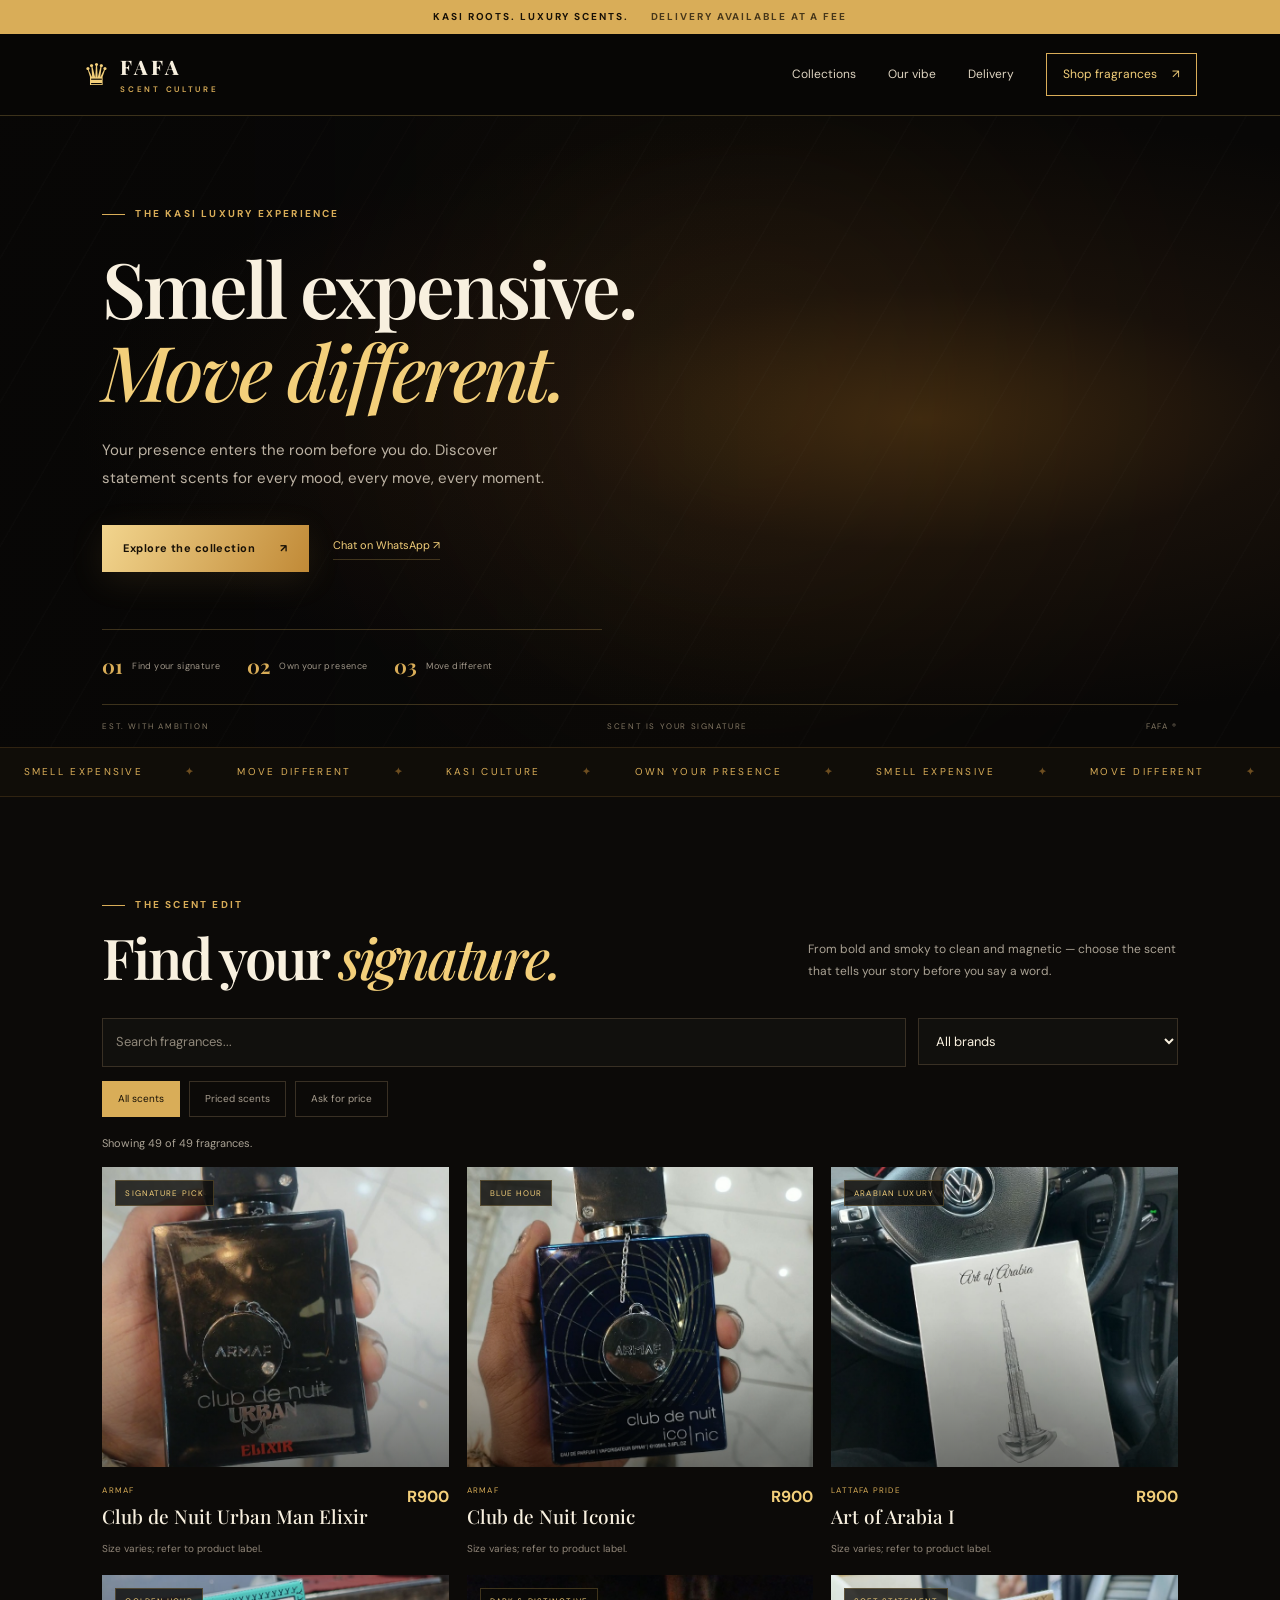
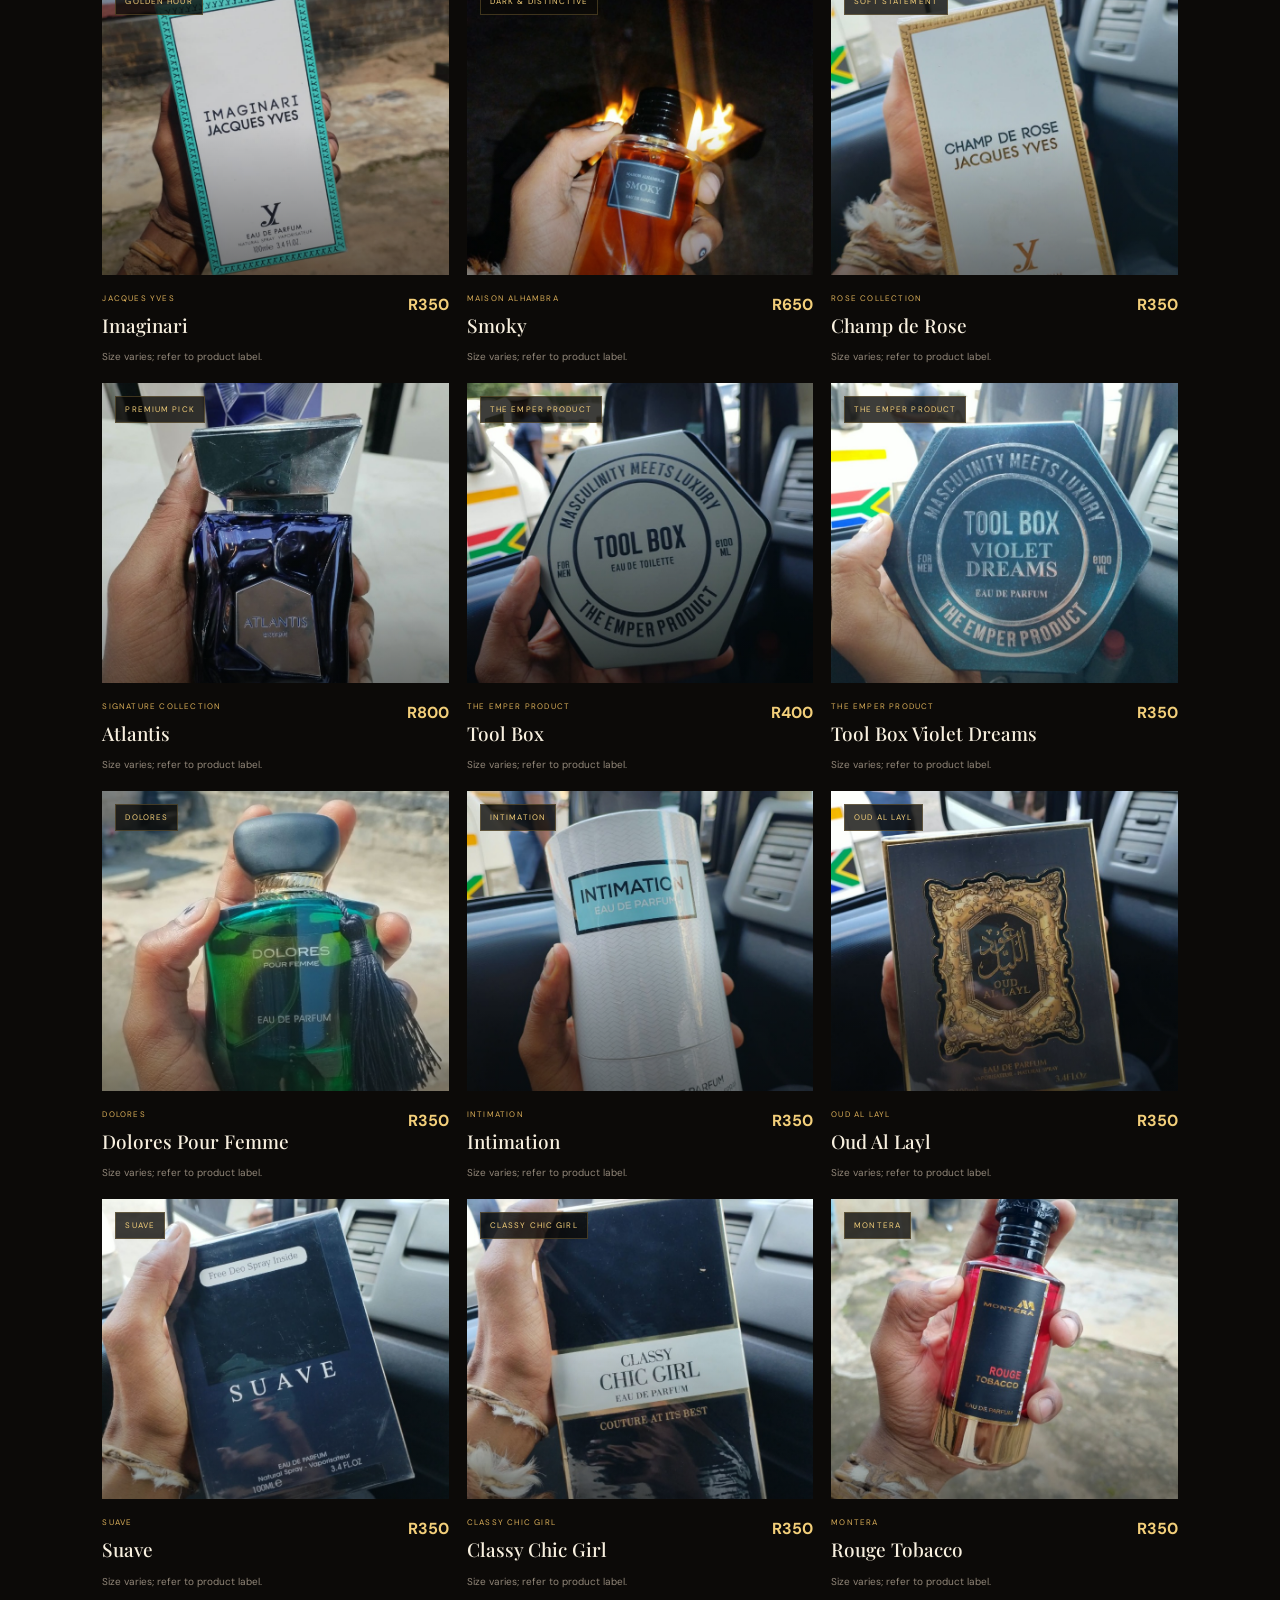
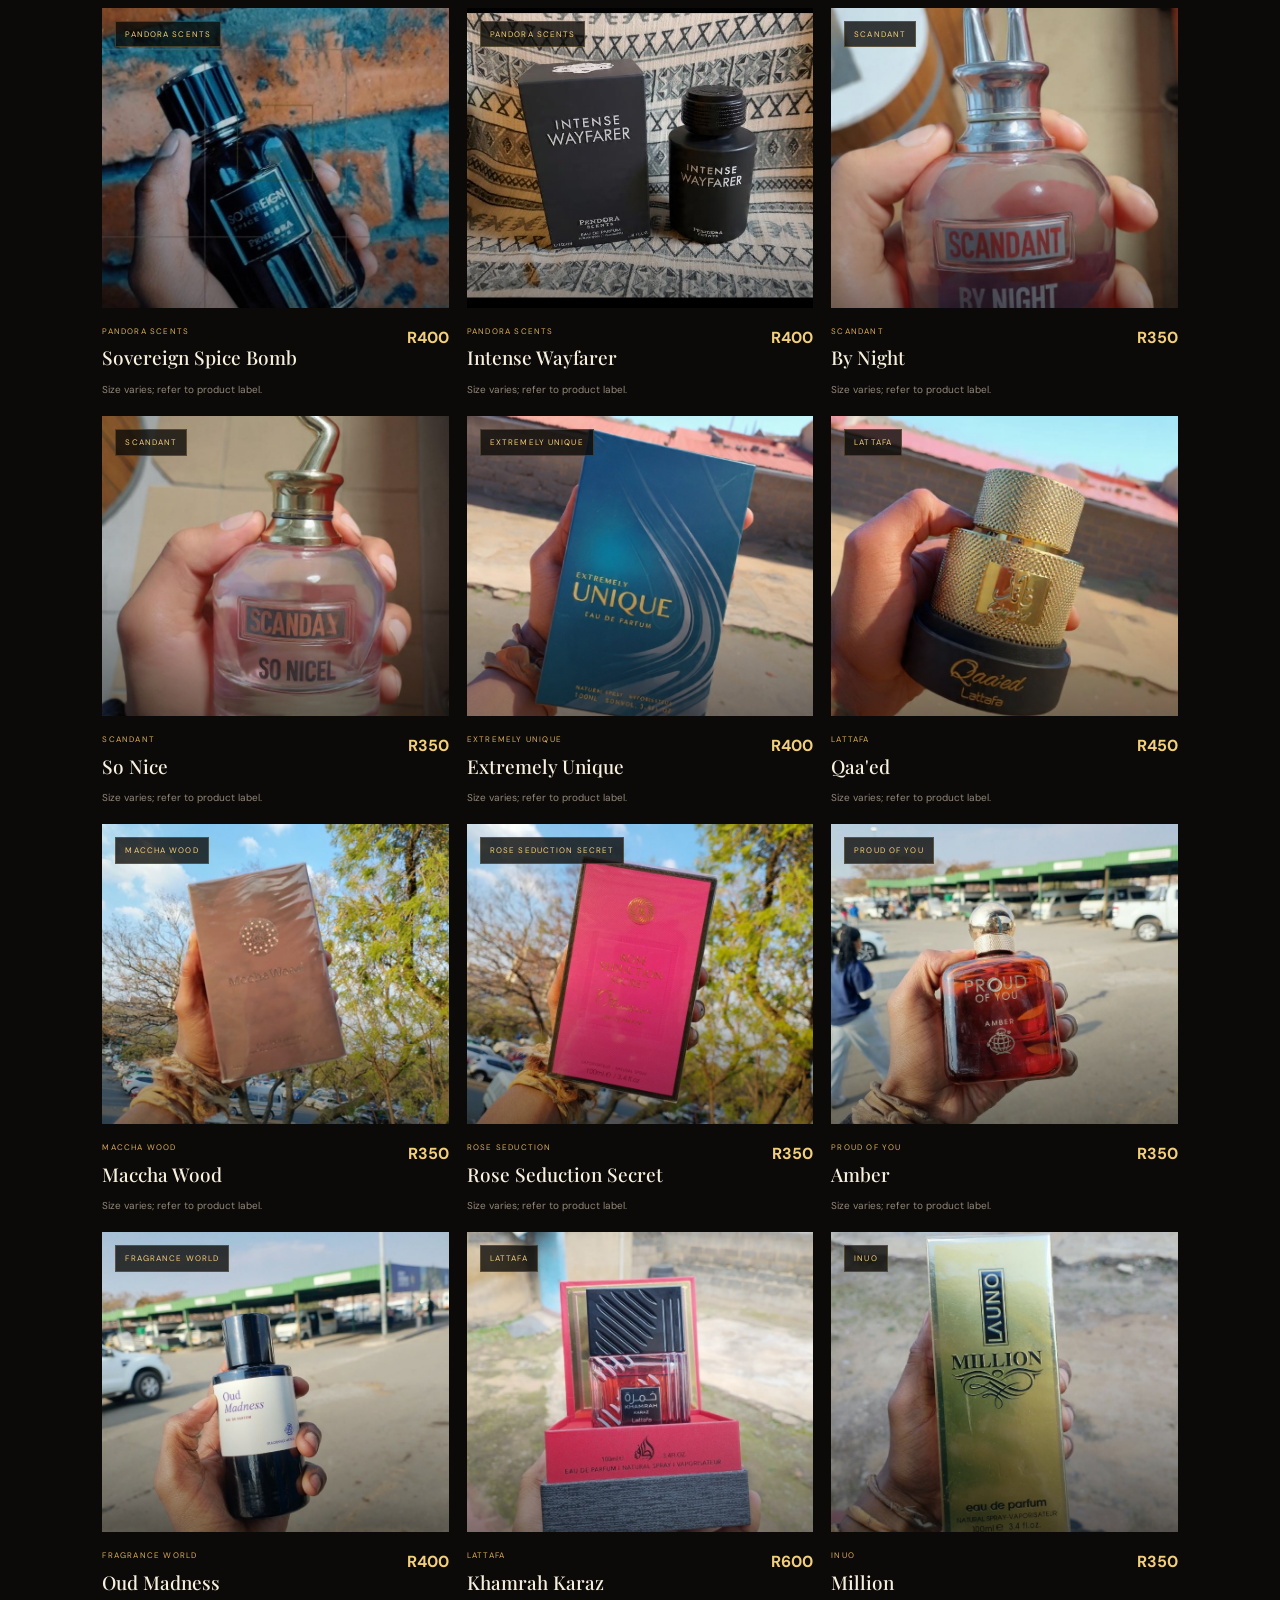
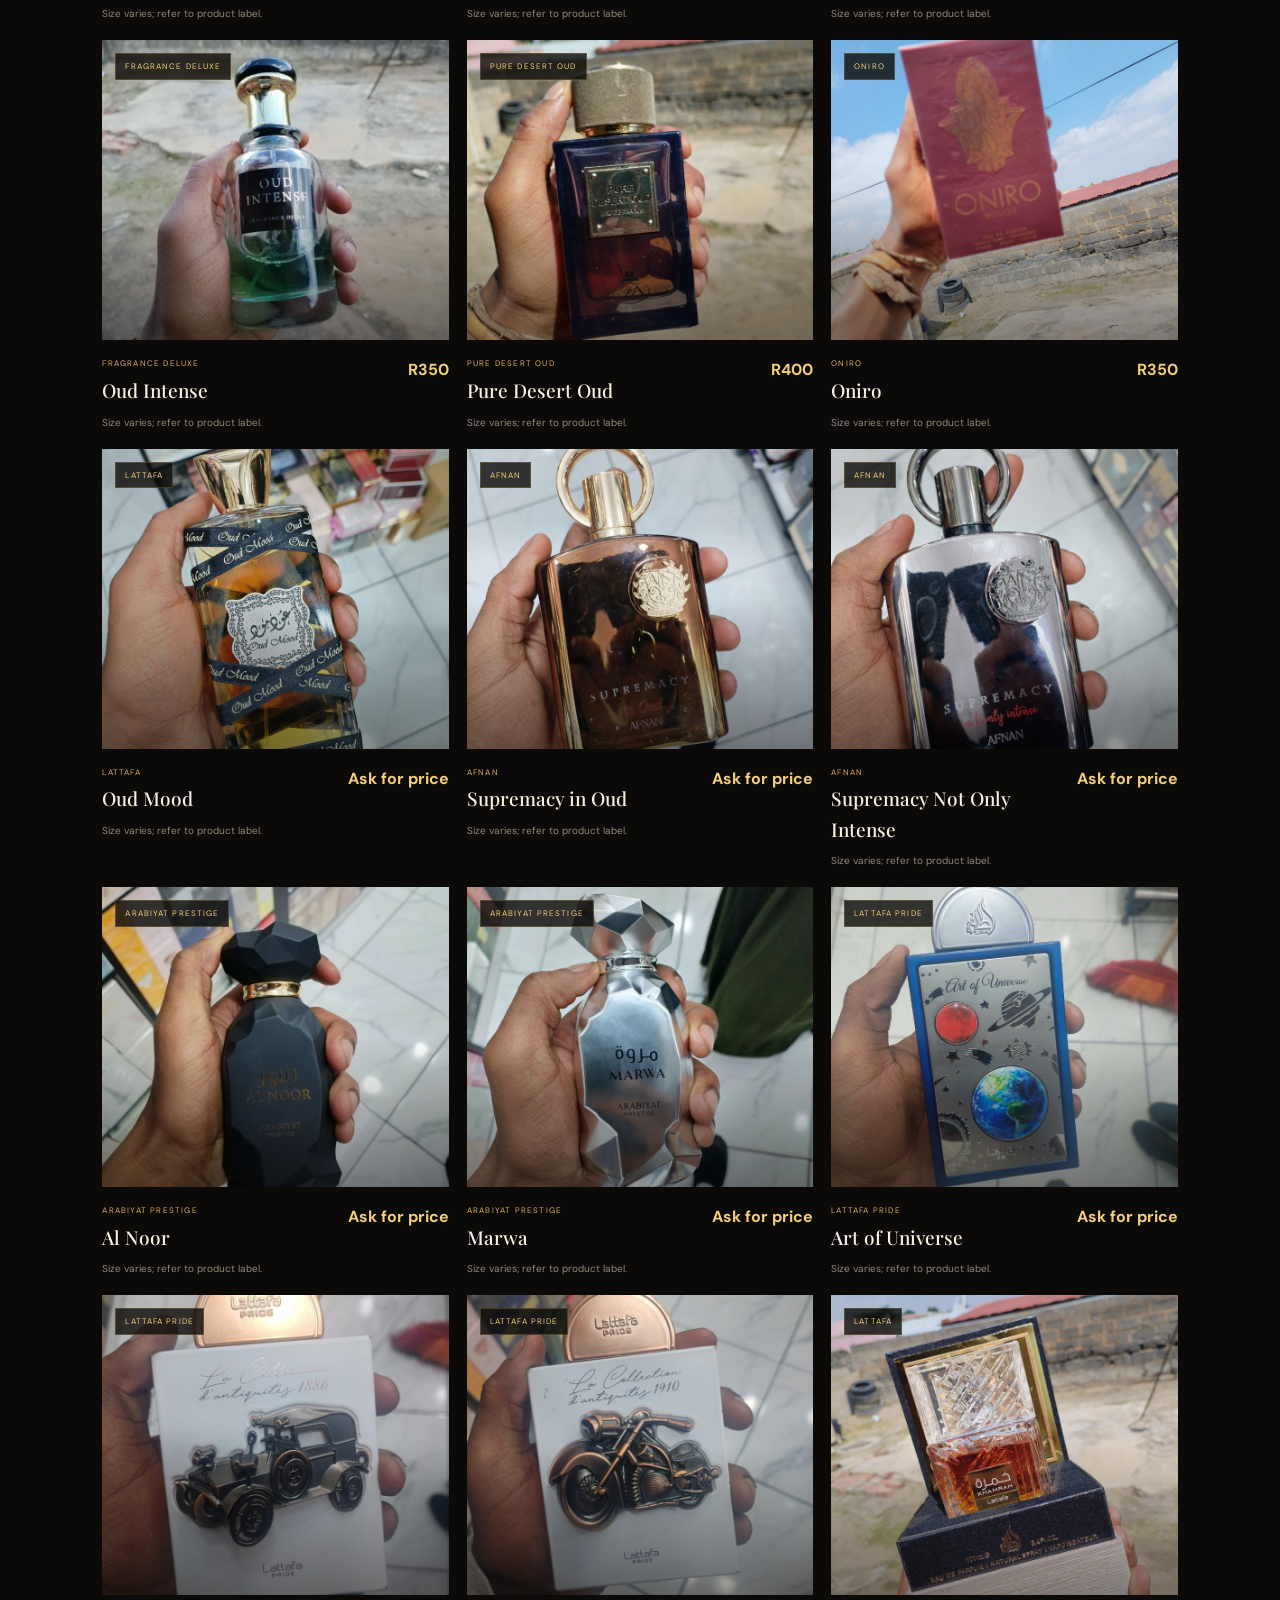
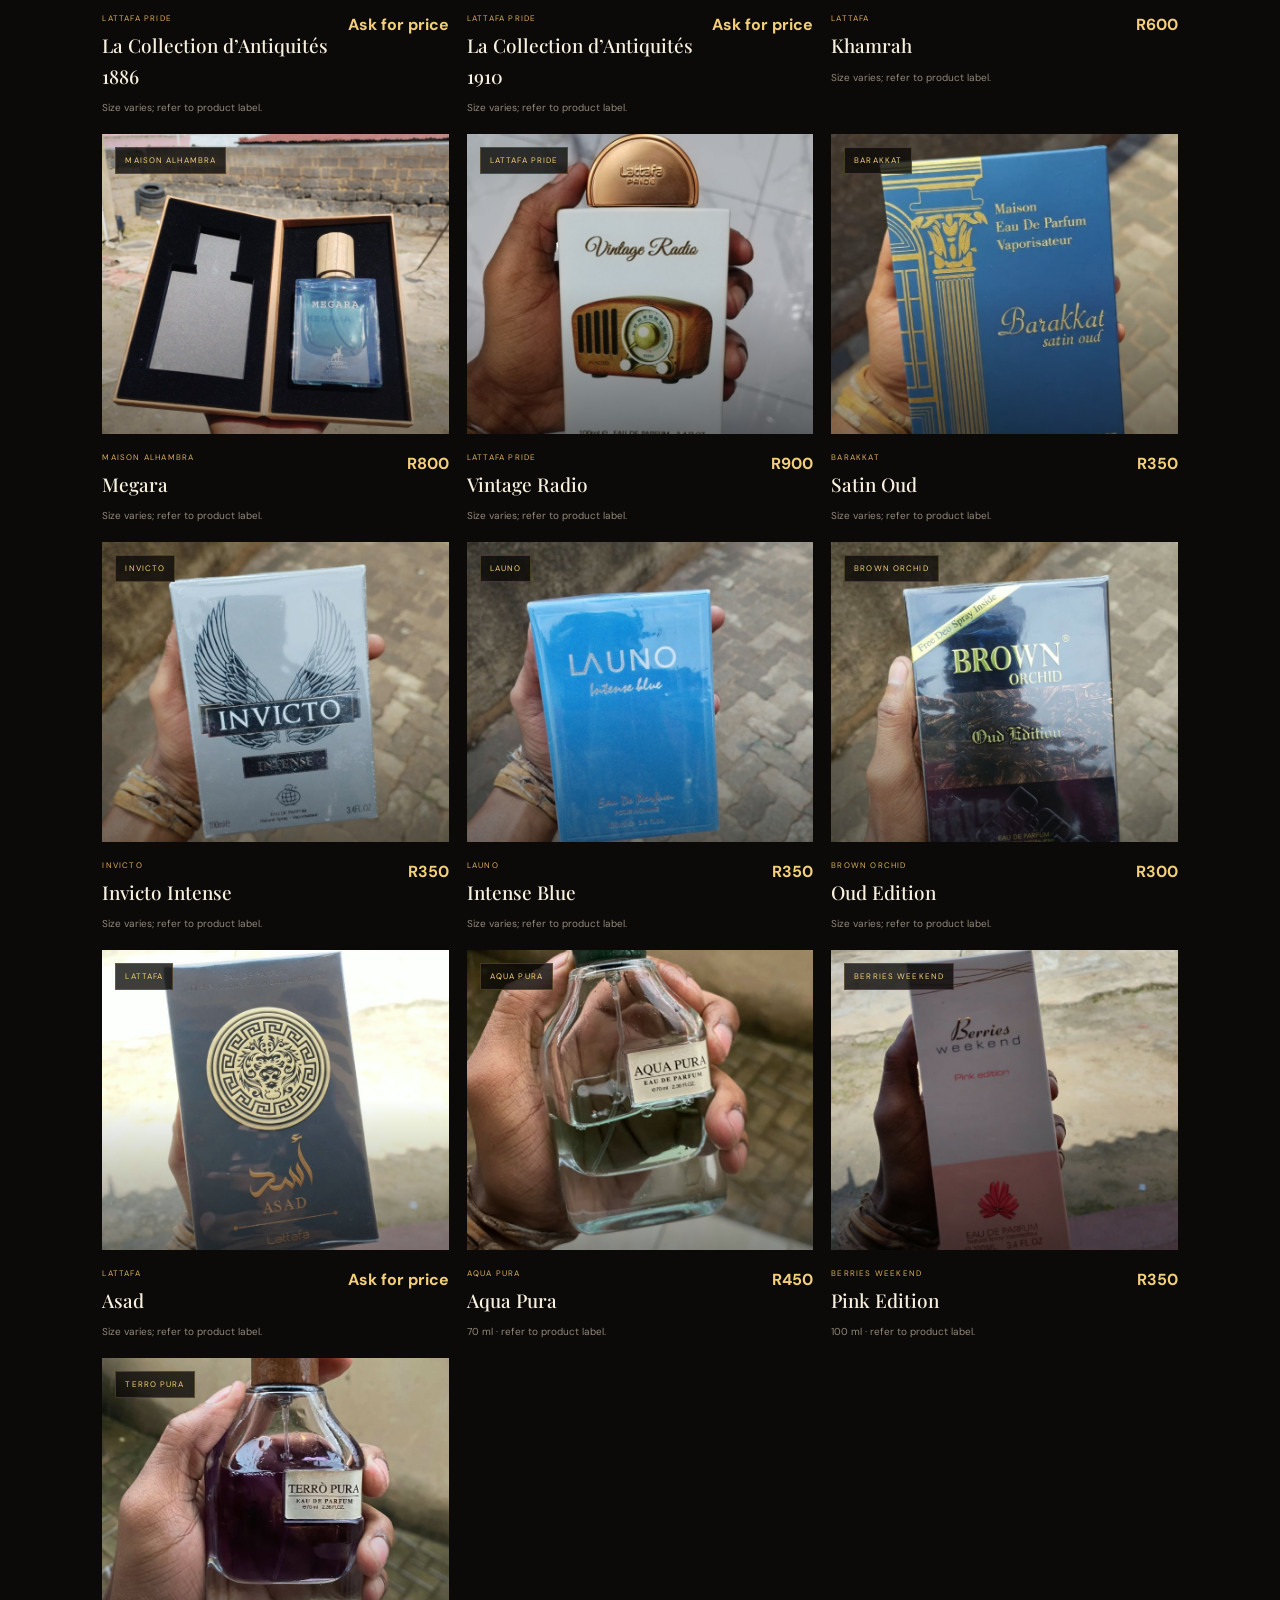
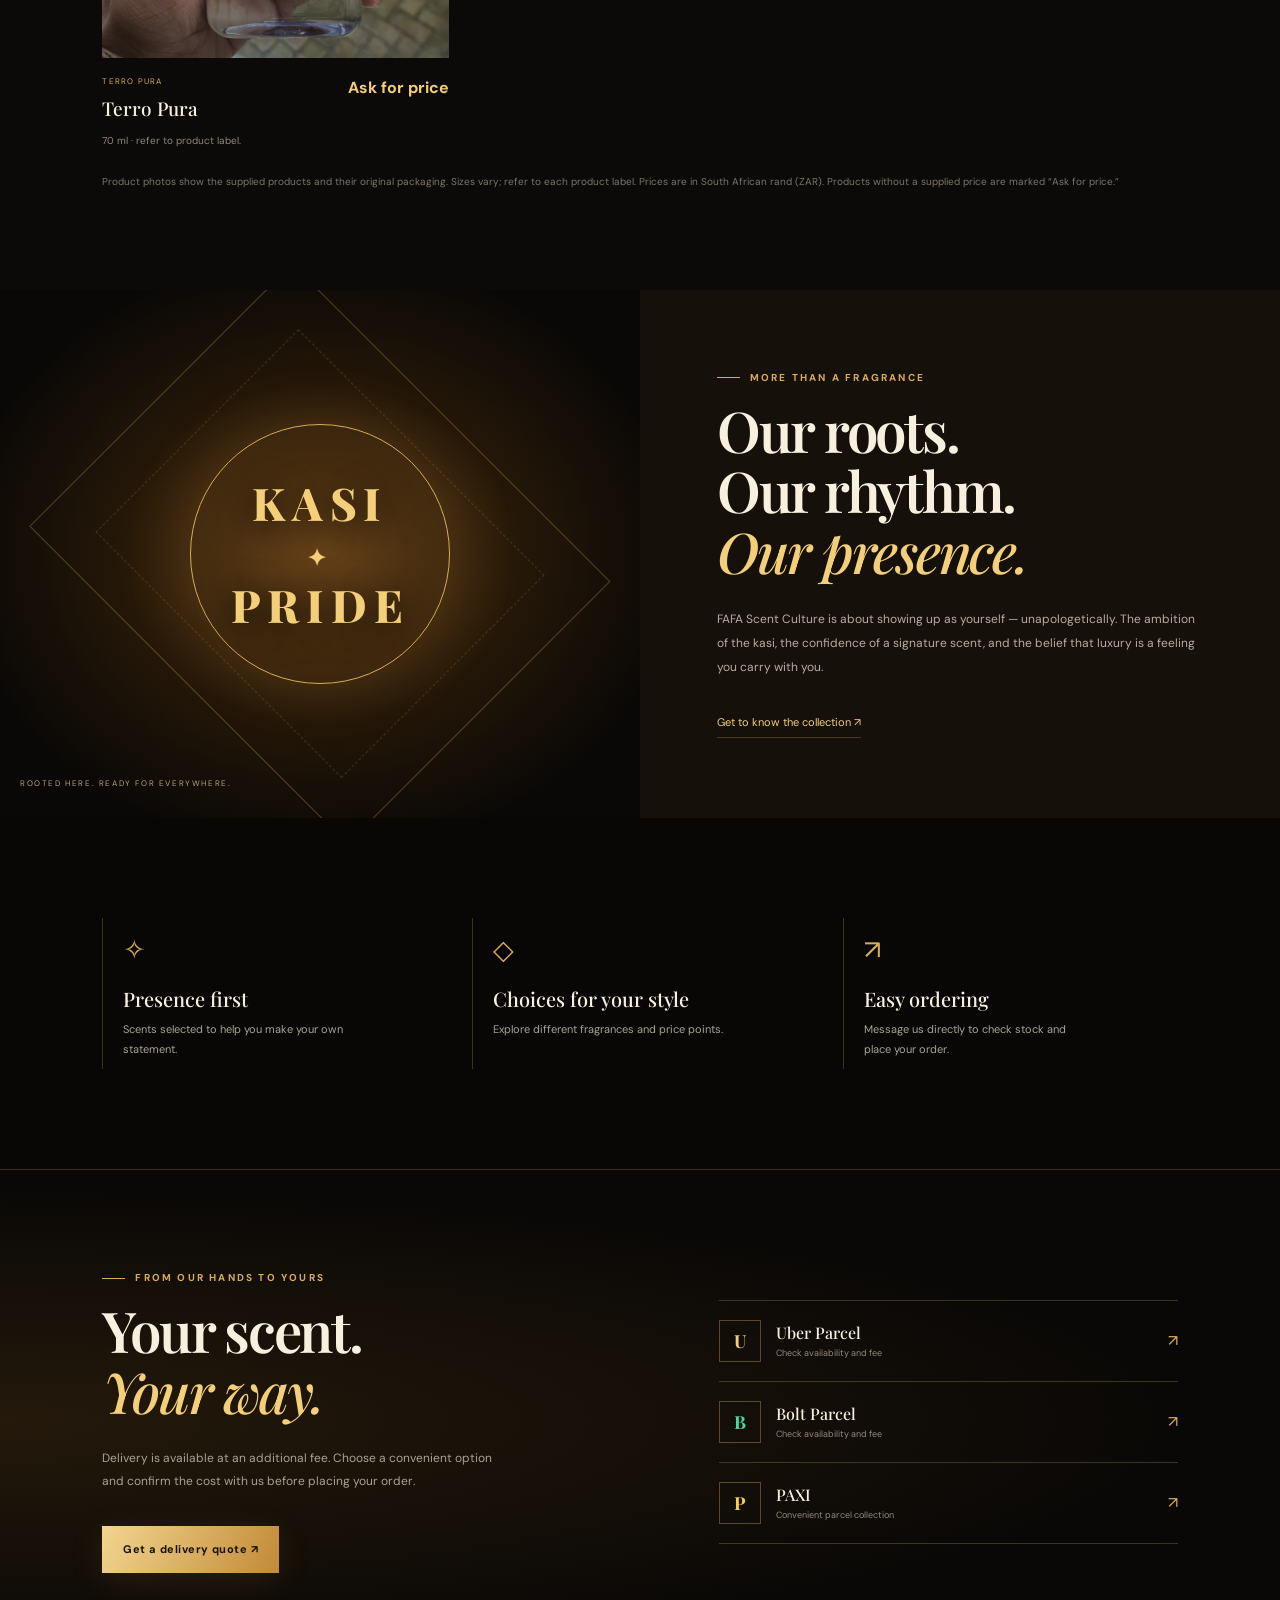
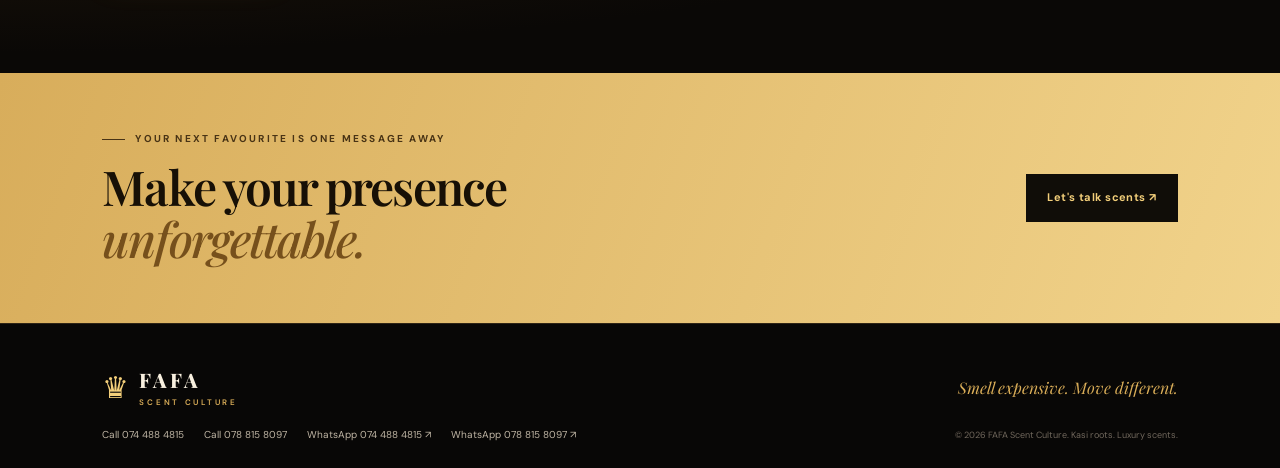
<file: index.html>
<!doctype html>
<html lang="en">
<head>
  <meta charset="UTF-8">
  <meta name="viewport" content="width=device-width, initial-scale=1.0">
  <meta name="theme-color" content="#080706">
  <meta name="description" content="FAFA Scent Culture — luxury fragrances, Kasi attitude. Smell expensive. Move different.">
  <title>FAFA Scent Culture | Smell Expensive. Move Different.</title>
  <link rel="preconnect" href="https://fonts.googleapis.com">
  <link rel="preconnect" href="https://fonts.gstatic.com" crossorigin>
  <link href="https://fonts.googleapis.com/css2?family=DM+Sans:wght@400;500;600;700&family=Playfair+Display:wght@500;600;700;800&display=swap" rel="stylesheet">
  <link rel="stylesheet" href="style.css">
</head>
<body>
  <div class="announcement">KASI ROOTS. LUXURY SCENTS. <span>DELIVERY AVAILABLE AT A FEE</span></div>
  <header class="site-header">
    <a class="brand" href="#home" aria-label="FAFA Scent Culture home">
      <span class="brand-mark">♛</span>
      <span class="brand-name">FAFA <small>SCENT CULTURE</small></span>
    </a>
    <button class="menu-toggle" aria-label="Open menu" aria-expanded="false">☰</button>
    <nav class="nav">
      <a href="#collections">Collections</a>
      <a href="#story">Our vibe</a>
      <a href="#delivery">Delivery</a>
      <a class="nav-cta" href="#collections">Shop fragrances <span>↗</span></a>
    </nav>
  </header>

  <main>
    <section class="hero" id="home">
      <div class="hero-glow"></div>
      <div class="hero-copy">
        <p class="eyebrow"><span></span> THE KASI LUXURY EXPERIENCE</p>
        <h1>Smell expensive.<br><em>Move different.</em></h1>
        <p class="hero-text">Your presence enters the room before you do. Discover statement scents for every mood, every move, every moment.</p>
        <div class="hero-actions">
          <a class="button button-gold" href="#collections">Explore the collection <span>↗</span></a>
          <a class="text-link" href="https://wa.me/27744884815?text=Hi%20FAFA%20Scent%20Culture%2C%20I%27d%20like%20to%20enquire%20about%20your%20fragrances.">Chat on WhatsApp ↗</a>
        </div>
        <div class="hero-proof">
          <div><strong>01</strong><span>Find your signature</span></div>
          <div><strong>02</strong><span>Own your presence</span></div>
          <div><strong>03</strong><span>Move different</span></div>
        </div>
      </div>
      <div class="hero-bottom-line"><span>EST. WITH AMBITION</span><span>SCENT IS YOUR SIGNATURE</span><span>FAFA ®</span></div>
    </section>

    <section class="ticker" aria-label="Brand message"><div class="ticker-track">
      <span>SMELL EXPENSIVE</span><b>✦</b><span>MOVE DIFFERENT</span><b>✦</b><span>KASI CULTURE</span><b>✦</b><span>OWN YOUR PRESENCE</span><b>✦</b><span>SMELL EXPENSIVE</span><b>✦</b><span>MOVE DIFFERENT</span><b>✦</b>
    </div></section>

    <section class="collection section-pad" id="collections">
      <div class="section-heading">
        <div><p class="eyebrow"><span></span> THE SCENT EDIT</p><h2>Find your <em>signature.</em></h2></div>
        <p>From bold and smoky to clean and magnetic — choose the scent that tells your story before you say a word.</p>
      </div>
      <div class="catalogue-controls">
        <div class="catalogue-fields">
          <label class="catalogue-search">
            <span class="sr-only">Search fragrances</span>
            <input id="product-search" type="search" placeholder="Search fragrances..." autocomplete="off">
          </label>
          <label class="catalogue-brand">
            <span class="sr-only">Filter by brand</span>
            <select id="brand-filter">
              <option value="all">All brands</option>
            </select>
          </label>
        </div>
        <div class="filter-row" role="group" aria-label="Filter fragrances by price">
          <button class="filter active" data-filter="all" aria-pressed="true">All scents</button>
          <button class="filter" data-filter="priced" aria-pressed="false">Priced scents</button>
          <button class="filter" data-filter="ask-price" aria-pressed="false">Ask for price</button>
        </div>
      </div>
      <p class="product-results" id="product-results" aria-live="polite"></p>
      <div class="product-grid">
        <article class="product-card" data-category="priced">
          <div class="product-image image-night"><span class="product-tag">SIGNATURE PICK</span><img src="images/club-de-nuit-urban-elixir.jpeg" alt="Armaf Club de Nuit Urban Man Elixir bottle" loading="lazy"><button class="quick-order" data-product="Armaf Club de Nuit Urban Man Elixir" data-price="900">Order this scent ↗</button></div>
          <div class="product-info"><div><p class="product-brand">ARMAF</p><h3>Club de Nuit Urban Man Elixir</h3></div><strong>R900</strong></div><p class="product-note">Size varies; refer to product label.</p>
        </article>
        <article class="product-card" data-category="priced">
          <div class="product-image image-blue"><span class="product-tag">BLUE HOUR</span><img src="images/club-de-nuit-iconic-real.jpeg" alt="Armaf Club de Nuit Iconic bottle" loading="lazy"><button class="quick-order" data-product="Armaf Club de Nuit Iconic" data-price="900">Order this scent ↗</button></div>
          <div class="product-info"><div><p class="product-brand">ARMAF</p><h3>Club de Nuit Iconic</h3></div><strong>R900</strong></div><p class="product-note">Size varies; refer to product label.</p>
        </article>
        <article class="product-card" data-category="priced">
          <div class="product-image image-cream"><span class="product-tag">ARABIAN LUXURY</span><img src="images/art-of-arabia-real.jpeg" alt="Lattafa Pride Art of Arabia I bottle" loading="lazy"><button class="quick-order" data-product="Lattafa Pride Art of Arabia I" data-price="900">Order this scent ↗</button></div>
          <div class="product-info"><div><p class="product-brand">LATTAFA PRIDE</p><h3>Art of Arabia I</h3></div><strong>R900</strong></div><p class="product-note">Size varies; refer to product label.</p>
        </article>
        <article class="product-card" data-category="priced">
          <div class="product-image image-gold"><span class="product-tag">GOLDEN HOUR</span><img src="images/imaginari-user-photo.png" alt="Imaginari Jacques Yves Eau de Parfum box" loading="lazy"><button class="quick-order" data-product="Imaginari Jacques Yves" data-price="350">Order this scent ↗</button></div>
          <div class="product-info"><div><p class="product-brand">JACQUES YVES</p><h3>Imaginari</h3></div><strong>R350</strong></div><p class="product-note">Size varies; refer to product label.</p>
        </article>
        <article class="product-card" data-category="priced">
          <div class="product-image image-smoky"><span class="product-tag">DARK & DISTINCTIVE</span><img src="images/smoky-real.jpeg" alt="Maison Alhambra Smoky bottle" loading="lazy"><button class="quick-order" data-product="Maison Alhambra Smoky" data-price="650">Order this scent ↗</button></div>
          <div class="product-info"><div><p class="product-brand">MAISON ALHAMBRA</p><h3>Smoky</h3></div><strong>R650</strong></div><p class="product-note">Size varies; refer to product label.</p>
        </article>
        <article class="product-card" data-category="priced">
          <div class="product-image"><span class="product-tag">SOFT STATEMENT</span><img src="images/champ-de-rose-real.jpeg" alt="Champ de Rose Jacques Yves perfume box" loading="lazy"><button class="quick-order" data-product="Champ de Rose" data-price="350">Order this scent ↗</button></div>
          <div class="product-info"><div><p class="product-brand">ROSE COLLECTION</p><h3>Champ de Rose</h3></div><strong>R350</strong></div><p class="product-note">Size varies; refer to product label.</p>
        </article>
        <article class="product-card" data-category="priced">
          <div class="product-image"><span class="product-tag">PREMIUM PICK</span><img src="images/atlantis-real.jpeg" alt="Atlantis Extrait bottle" loading="lazy"><button class="quick-order" data-product="Atlantis" data-price="800">Order this scent ↗</button></div>
          <div class="product-info"><div><p class="product-brand">SIGNATURE COLLECTION</p><h3>Atlantis</h3></div><strong>R800</strong></div><p class="product-note">Size varies; refer to product label.</p>
        </article>
        <article class="product-card" data-category="priced">
          <div class="product-image"><span class="product-tag">THE EMPER PRODUCT</span><img src="images/tool-box.jpeg" alt="The Emper Product Tool Box Eau de Toilette" loading="lazy"><button class="quick-order" data-product="The Emper Product Tool Box" data-price="400">Order this scent ↗</button></div>
          <div class="product-info"><div><p class="product-brand">THE EMPER PRODUCT</p><h3>Tool Box</h3></div><strong>R400</strong></div><p class="product-note">Size varies; refer to product label.</p>
        </article>
        <article class="product-card" data-category="priced">
          <div class="product-image"><span class="product-tag">THE EMPER PRODUCT</span><img src="images/tool-box-violet-dreams.jpeg" alt="The Emper Product Tool Box Violet Dreams Eau de Parfum" loading="lazy"><button class="quick-order" data-product="The Emper Product Tool Box Violet Dreams" data-price="350">Order this scent ↗</button></div>
          <div class="product-info"><div><p class="product-brand">THE EMPER PRODUCT</p><h3>Tool Box Violet Dreams</h3></div><strong>R350</strong></div><p class="product-note">Size varies; refer to product label.</p>
        </article>
        <article class="product-card" data-category="priced">
          <div class="product-image"><span class="product-tag">DOLORES</span><img src="images/dolores.jpeg" alt="Dolores Pour Femme perfume bottle" loading="lazy"><button class="quick-order" data-product="Dolores Pour Femme" data-price="350">Order this scent ↗</button></div>
          <div class="product-info"><div><p class="product-brand">DOLORES</p><h3>Dolores Pour Femme</h3></div><strong>R350</strong></div><p class="product-note">Size varies; refer to product label.</p>
        </article>
        <article class="product-card" data-category="priced">
          <div class="product-image"><span class="product-tag">INTIMATION</span><img src="images/intimation.jpeg" alt="Intimation Eau de Parfum box" loading="lazy"><button class="quick-order" data-product="Intimation" data-price="350">Order this scent ↗</button></div>
          <div class="product-info"><div><p class="product-brand">INTIMATION</p><h3>Intimation</h3></div><strong>R350</strong></div><p class="product-note">Size varies; refer to product label.</p>
        </article>
        <article class="product-card" data-category="priced">
          <div class="product-image"><span class="product-tag">OUD AL LAYL</span><img src="images/oud-al-layl.jpeg" alt="Oud Al Layl Eau de Parfum box" loading="lazy"><button class="quick-order" data-product="Oud Al Layl" data-price="350">Order this scent ↗</button></div>
          <div class="product-info"><div><p class="product-brand">OUD AL LAYL</p><h3>Oud Al Layl</h3></div><strong>R350</strong></div><p class="product-note">Size varies; refer to product label.</p>
        </article>
        <article class="product-card" data-category="priced">
          <div class="product-image"><span class="product-tag">SUAVE</span><img src="images/suave.jpeg" alt="Suave Eau de Parfum box" loading="lazy"><button class="quick-order" data-product="Suave" data-price="350">Order this scent ↗</button></div>
          <div class="product-info"><div><p class="product-brand">SUAVE</p><h3>Suave</h3></div><strong>R350</strong></div><p class="product-note">Size varies; refer to product label.</p>
        </article>
        <article class="product-card" data-category="priced">
          <div class="product-image"><span class="product-tag">CLASSY CHIC GIRL</span><img src="images/classy-chic-girl.jpeg" alt="Classy Chic Girl Eau de Parfum box" loading="lazy"><button class="quick-order" data-product="Classy Chic Girl" data-price="350">Order this scent ↗</button></div>
          <div class="product-info"><div><p class="product-brand">CLASSY CHIC GIRL</p><h3>Classy Chic Girl</h3></div><strong>R350</strong></div><p class="product-note">Size varies; refer to product label.</p>
        </article>
        <article class="product-card" data-category="priced">
          <div class="product-image"><span class="product-tag">MONTERA</span><img src="images/montera-rouge-tobacco.jpeg" alt="Montera Rouge Tobacco perfume bottle" loading="lazy"><button class="quick-order" data-product="Montera Rouge Tobacco" data-price="350">Order this scent ↗</button></div>
          <div class="product-info"><div><p class="product-brand">MONTERA</p><h3>Rouge Tobacco</h3></div><strong>R350</strong></div><p class="product-note">Size varies; refer to product label.</p>
        </article>
        <article class="product-card" data-category="priced">
          <div class="product-image"><span class="product-tag">PANDORA SCENTS</span><img src="images/sovereign-spice-bomb.jpeg" alt="Pandora Scents Sovereign Spice Bomb perfume" loading="lazy"><button class="quick-order" data-product="Pandora Scents Sovereign Spice Bomb" data-price="400">Order this scent ↗</button></div>
          <div class="product-info"><div><p class="product-brand">PANDORA SCENTS</p><h3>Sovereign Spice Bomb</h3></div><strong>R400</strong></div><p class="product-note">Size varies; refer to product label.</p>
        </article>
        <article class="product-card" data-category="priced">
          <div class="product-image"><span class="product-tag">PANDORA SCENTS</span><img src="images/intense-wayfarer.jpeg" alt="Pandora Scents Intense Wayfarer perfume" loading="lazy"><button class="quick-order" data-product="Pandora Scents Intense Wayfarer" data-price="400">Order this scent ↗</button></div>
          <div class="product-info"><div><p class="product-brand">PANDORA SCENTS</p><h3>Intense Wayfarer</h3></div><strong>R400</strong></div><p class="product-note">Size varies; refer to product label.</p>
        </article>
        <article class="product-card" data-category="priced">
          <div class="product-image"><span class="product-tag">SCANDANT</span><img src="images/scandant-by-night.jpeg" alt="Scandant By Night perfume" loading="lazy"><button class="quick-order" data-product="Scandant By Night" data-price="350">Order this scent ↗</button></div>
          <div class="product-info"><div><p class="product-brand">SCANDANT</p><h3>By Night</h3></div><strong>R350</strong></div><p class="product-note">Size varies; refer to product label.</p>
        </article>
        <article class="product-card" data-category="priced">
          <div class="product-image"><span class="product-tag">SCANDANT</span><img src="images/scandax-so-nice.jpeg" alt="Scandant So Nice perfume" loading="lazy"><button class="quick-order" data-product="Scandant So Nice" data-price="350">Order this scent ↗</button></div>
          <div class="product-info"><div><p class="product-brand">SCANDANT</p><h3>So Nice</h3></div><strong>R350</strong></div><p class="product-note">Size varies; refer to product label.</p>
        </article>
        <article class="product-card" data-category="priced">
          <div class="product-image"><span class="product-tag">EXTREMELY UNIQUE</span><img src="images/extremely-unique.jpeg" alt="Extremely Unique Eau de Parfum box" loading="lazy"><button class="quick-order" data-product="Extremely Unique" data-price="400">Order this scent ↗</button></div>
          <div class="product-info"><div><p class="product-brand">EXTREMELY UNIQUE</p><h3>Extremely Unique</h3></div><strong>R400</strong></div><p class="product-note">Size varies; refer to product label.</p>
        </article>
        <article class="product-card" data-category="priced">
          <div class="product-image"><span class="product-tag">LATTAFA</span><img src="images/qaed-lattafa.jpeg" alt="Lattafa Qaa'ed perfume bottle" loading="lazy"><button class="quick-order" data-product="Lattafa Qaa'ed" data-price="450">Order this scent ↗</button></div>
          <div class="product-info"><div><p class="product-brand">LATTAFA</p><h3>Qaa'ed</h3></div><strong>R450</strong></div><p class="product-note">Size varies; refer to product label.</p>
        </article>
        <article class="product-card" data-category="priced">
          <div class="product-image"><span class="product-tag">MACCHA WOOD</span><img src="images/maccha-wood.jpeg" alt="Maccha Wood perfume box" loading="lazy"><button class="quick-order" data-product="Maccha Wood" data-price="350">Order this scent ↗</button></div>
          <div class="product-info"><div><p class="product-brand">MACCHA WOOD</p><h3>Maccha Wood</h3></div><strong>R350</strong></div><p class="product-note">Size varies; refer to product label.</p>
        </article>
        <article class="product-card" data-category="priced">
          <div class="product-image"><span class="product-tag">ROSE SEDUCTION SECRET</span><img src="images/rose-seduction-secret.jpeg" alt="Rose Seduction Secret perfume box" loading="lazy"><button class="quick-order" data-product="Rose Seduction Secret" data-price="350">Order this scent ↗</button></div>
          <div class="product-info"><div><p class="product-brand">ROSE SEDUCTION</p><h3>Rose Seduction Secret</h3></div><strong>R350</strong></div><p class="product-note">Size varies; refer to product label.</p>
        </article>
        <article class="product-card" data-category="priced">
          <div class="product-image"><span class="product-tag">PROUD OF YOU</span><img src="images/proud-of-you-amber.jpeg" alt="Proud of You Amber perfume bottle" loading="lazy"><button class="quick-order" data-product="Proud of You Amber" data-price="350">Order this scent ↗</button></div>
          <div class="product-info"><div><p class="product-brand">PROUD OF YOU</p><h3>Amber</h3></div><strong>R350</strong></div><p class="product-note">Size varies; refer to product label.</p>
        </article>
        <article class="product-card" data-category="priced">
          <div class="product-image"><span class="product-tag">FRAGRANCE WORLD</span><img src="images/oud-madness.jpeg" alt="Fragrance World Oud Madness perfume bottle" loading="lazy"><button class="quick-order" data-product="Fragrance World Oud Madness" data-price="400">Order this scent ↗</button></div>
          <div class="product-info"><div><p class="product-brand">FRAGRANCE WORLD</p><h3>Oud Madness</h3></div><strong>R400</strong></div><p class="product-note">Size varies; refer to product label.</p>
        </article>
        <article class="product-card" data-category="priced">
          <div class="product-image"><span class="product-tag">LATTAFA</span><img src="images/khamrah-karaz.jpeg" alt="Lattafa Khamrah Karaz perfume" loading="lazy"><button class="quick-order" data-product="Lattafa Khamrah Karaz" data-price="600">Order this scent ↗</button></div>
          <div class="product-info"><div><p class="product-brand">LATTAFA</p><h3>Khamrah Karaz</h3></div><strong>R600</strong></div><p class="product-note">Size varies; refer to product label.</p>
        </article>
        <article class="product-card" data-category="priced">
          <div class="product-image"><span class="product-tag">INUO</span><img src="images/inuo-million.jpeg" alt="Inuo Million perfume box" loading="lazy"><button class="quick-order" data-product="Inuo Million" data-price="350">Order this scent ↗</button></div>
          <div class="product-info"><div><p class="product-brand">INUO</p><h3>Million</h3></div><strong>R350</strong></div><p class="product-note">Size varies; refer to product label.</p>
        </article>
        <article class="product-card" data-category="priced">
          <div class="product-image"><span class="product-tag">FRAGRANCE DELUXE</span><img src="images/oud-intense.jpeg" alt="Fragrance Deluxe Oud Intense perfume bottle" loading="lazy"><button class="quick-order" data-product="Fragrance Deluxe Oud Intense" data-price="350">Order this scent ↗</button></div>
          <div class="product-info"><div><p class="product-brand">FRAGRANCE DELUXE</p><h3>Oud Intense</h3></div><strong>R350</strong></div><p class="product-note">Size varies; refer to product label.</p>
        </article>
        <article class="product-card" data-category="priced">
          <div class="product-image"><span class="product-tag">PURE DESERT OUD</span><img src="images/pure-desert-oud.jpeg" alt="Pure Desert Oud perfume bottle" loading="lazy"><button class="quick-order" data-product="Pure Desert Oud" data-price="400">Order this scent ↗</button></div>
          <div class="product-info"><div><p class="product-brand">PURE DESERT OUD</p><h3>Pure Desert Oud</h3></div><strong>R400</strong></div><p class="product-note">Size varies; refer to product label.</p>
        </article>
        <article class="product-card" data-category="priced">
          <div class="product-image"><span class="product-tag">ONIRO</span><img src="images/oniro-user-photo.png" alt="Oniro Oud perfume box" loading="lazy"><button class="quick-order" data-product="Oniro" data-price="350">Order this scent ↗</button></div>
          <div class="product-info"><div><p class="product-brand">ONIRO</p><h3>Oniro</h3></div><strong>R350</strong></div><p class="product-note">Size varies; refer to product label.</p>
        </article>
        <article class="product-card" data-category="ask-price">
          <div class="product-image"><span class="product-tag">LATTAFA</span><img src="images/oud-mood-lattafa.jpeg" alt="Lattafa Oud Mood perfume bottle" loading="lazy"><button class="quick-order" data-product="Lattafa Oud Mood">Ask for price ↗</button></div>
          <div class="product-info"><div><p class="product-brand">LATTAFA</p><h3>Oud Mood</h3></div><strong>Ask for price</strong></div><p class="product-note">Size varies; refer to product label.</p>
        </article>
        <article class="product-card" data-category="ask-price">
          <div class="product-image"><span class="product-tag">AFNAN</span><img src="images/supremacy-in-oud.jpeg" alt="Afnan Supremacy in Oud perfume bottle" loading="lazy"><button class="quick-order" data-product="Afnan Supremacy in Oud">Ask for price ↗</button></div>
          <div class="product-info"><div><p class="product-brand">AFNAN</p><h3>Supremacy in Oud</h3></div><strong>Ask for price</strong></div><p class="product-note">Size varies; refer to product label.</p>
        </article>
        <article class="product-card" data-category="ask-price">
          <div class="product-image"><span class="product-tag">AFNAN</span><img src="images/supremacy-not-only-intense.jpeg" alt="Afnan Supremacy Not Only Intense perfume box" loading="lazy"><button class="quick-order" data-product="Afnan Supremacy Not Only Intense">Ask for price ↗</button></div>
          <div class="product-info"><div><p class="product-brand">AFNAN</p><h3>Supremacy Not Only Intense</h3></div><strong>Ask for price</strong></div><p class="product-note">Size varies; refer to product label.</p>
        </article>
        <article class="product-card" data-category="ask-price">
          <div class="product-image"><span class="product-tag">ARABIYAT PRESTIGE</span><img src="images/al-noor.jpeg" alt="Arabiyat Prestige Al Noor perfume bottle" loading="lazy"><button class="quick-order" data-product="Arabiyat Prestige Al Noor">Ask for price ↗</button></div>
          <div class="product-info"><div><p class="product-brand">ARABIYAT PRESTIGE</p><h3>Al Noor</h3></div><strong>Ask for price</strong></div><p class="product-note">Size varies; refer to product label.</p>
        </article>
        <article class="product-card" data-category="ask-price">
          <div class="product-image"><span class="product-tag">ARABIYAT PRESTIGE</span><img src="images/marwa-arabiyat.jpeg" alt="Arabiyat Prestige Marwa perfume bottle" loading="lazy"><button class="quick-order" data-product="Arabiyat Prestige Marwa">Ask for price ↗</button></div>
          <div class="product-info"><div><p class="product-brand">ARABIYAT PRESTIGE</p><h3>Marwa</h3></div><strong>Ask for price</strong></div><p class="product-note">Size varies; refer to product label.</p>
        </article>
        <article class="product-card" data-category="ask-price">
          <div class="product-image"><span class="product-tag">LATTAFA PRIDE</span><img src="images/art-of-universe-correct.jpeg" alt="Lattafa Pride Art of Universe perfume box" loading="lazy"><button class="quick-order" data-product="Lattafa Pride Art of Universe">Ask for price ↗</button></div>
          <div class="product-info"><div><p class="product-brand">LATTAFA PRIDE</p><h3>Art of Universe</h3></div><strong>Ask for price</strong></div><p class="product-note">Size varies; refer to product label.</p>
        </article>
        <article class="product-card" data-category="ask-price">
          <div class="product-image"><span class="product-tag">LATTAFA PRIDE</span><img src="images/collection-antiquites-1886-portrait.jpeg" alt="Lattafa Pride La Collection d’Antiquités 1886 perfume" loading="lazy"><button class="quick-order" data-product="Lattafa Pride La Collection d’Antiquités 1886">Ask for price ↗</button></div>
          <div class="product-info"><div><p class="product-brand">LATTAFA PRIDE</p><h3>La Collection d’Antiquités 1886</h3></div><strong>Ask for price</strong></div><p class="product-note">Size varies; refer to product label.</p>
        </article>
        <article class="product-card" data-category="ask-price">
          <div class="product-image"><span class="product-tag">LATTAFA PRIDE</span><img src="images/collection-antiquites-1910.jpeg" alt="Lattafa Pride La Collection d’Antiquités 1910 perfume" loading="lazy"><button class="quick-order" data-product="Lattafa Pride La Collection d’Antiquités 1910">Ask for price ↗</button></div>
          <div class="product-info"><div><p class="product-brand">LATTAFA PRIDE</p><h3>La Collection d’Antiquités 1910</h3></div><strong>Ask for price</strong></div><p class="product-note">Size varies; refer to product label.</p>
        </article>
        <article class="product-card" data-category="priced">
          <div class="product-image"><span class="product-tag">LATTAFA</span><img src="images/khamrah-lattafa.jpeg" alt="Lattafa Khamrah perfume bottle" loading="lazy"><button class="quick-order" data-product="Lattafa Khamrah" data-price="600">Order this scent ↗</button></div>
          <div class="product-info"><div><p class="product-brand">LATTAFA</p><h3>Khamrah</h3></div><strong>R600</strong></div><p class="product-note">Size varies; refer to product label.</p>
        </article>
        <article class="product-card" data-category="priced">
          <div class="product-image"><span class="product-tag">MAISON ALHAMBRA</span><img src="images/megara.jpeg" alt="Maison Alhambra Megara perfume bottle" loading="lazy"><button class="quick-order" data-product="Maison Alhambra Megara" data-price="800">Order this scent ↗</button></div>
          <div class="product-info"><div><p class="product-brand">MAISON ALHAMBRA</p><h3>Megara</h3></div><strong>R800</strong></div><p class="product-note">Size varies; refer to product label.</p>
        </article>
        <article class="product-card" data-category="priced">
          <div class="product-image"><span class="product-tag">LATTAFA PRIDE</span><img src="images/vintage-radio.jpeg" alt="Lattafa Pride Vintage Radio perfume box" loading="lazy"><button class="quick-order" data-product="Lattafa Pride Vintage Radio" data-price="900">Order this scent ↗</button></div>
          <div class="product-info"><div><p class="product-brand">LATTAFA PRIDE</p><h3>Vintage Radio</h3></div><strong>R900</strong></div><p class="product-note">Size varies; refer to product label.</p>
        </article>
        <article class="product-card" data-category="priced">
          <div class="product-image"><span class="product-tag">BARAKKAT</span><img src="images/barakkat-satin-oud.jpeg" alt="Barakkat Satin Oud perfume box" loading="lazy"><button class="quick-order" data-product="Barakkat Satin Oud" data-price="350">Order this scent ↗</button></div>
          <div class="product-info"><div><p class="product-brand">BARAKKAT</p><h3>Satin Oud</h3></div><strong>R350</strong></div><p class="product-note">Size varies; refer to product label.</p>
        </article>
        <article class="product-card" data-category="priced">
          <div class="product-image"><span class="product-tag">INVICTO</span><img src="images/invicto-intense.jpeg" alt="Invicto Intense perfume box" loading="lazy"><button class="quick-order" data-product="Invicto Intense" data-price="350">Order this scent ↗</button></div>
          <div class="product-info"><div><p class="product-brand">INVICTO</p><h3>Invicto Intense</h3></div><strong>R350</strong></div><p class="product-note">Size varies; refer to product label.</p>
        </article>
        <article class="product-card" data-category="priced">
          <div class="product-image"><span class="product-tag">LAUNO</span><img src="images/launo-intense-blue.jpeg" alt="Launo Intense Blue Eau de Parfum box" loading="lazy"><button class="quick-order" data-product="Launo Intense Blue" data-price="350">Order this scent ↗</button></div>
          <div class="product-info"><div><p class="product-brand">LAUNO</p><h3>Intense Blue</h3></div><strong>R350</strong></div><p class="product-note">Size varies; refer to product label.</p>
        </article>
        <article class="product-card" data-category="priced">
          <div class="product-image"><span class="product-tag">BROWN ORCHID</span><img src="images/brown-orchid-oud-edition.jpeg" alt="Brown Orchid Oud Edition perfume box" loading="lazy"><button class="quick-order" data-product="Brown Orchid Oud Edition" data-price="300">Order this scent ↗</button></div>
          <div class="product-info"><div><p class="product-brand">BROWN ORCHID</p><h3>Oud Edition</h3></div><strong>R300</strong></div><p class="product-note">Size varies; refer to product label.</p>
        </article>
        <article class="product-card" data-category="ask-price">
          <div class="product-image"><span class="product-tag">LATTAFA</span><img src="images/asad-lattafa.png" alt="Lattafa Asad perfume box" loading="lazy"><button class="quick-order" data-product="Lattafa Asad">Ask for price ↗</button></div>
          <div class="product-info"><div><p class="product-brand">LATTAFA</p><h3>Asad</h3></div><strong>Ask for price</strong></div><p class="product-note">Size varies; refer to product label.</p>
        </article>
        <article class="product-card" data-category="priced">
          <div class="product-image"><span class="product-tag">AQUA PURA</span><img src="images/aqua-pura.png" alt="Aqua Pura Eau de Parfum bottle" loading="lazy"><button class="quick-order" data-product="Aqua Pura" data-price="450">Order this scent ↗</button></div>
          <div class="product-info"><div><p class="product-brand">AQUA PURA</p><h3>Aqua Pura</h3></div><strong>R450</strong></div><p class="product-note">70 ml · refer to product label.</p>
        </article>
        <article class="product-card" data-category="priced">
          <div class="product-image"><span class="product-tag">BERRIES WEEKEND</span><img src="images/pink-edition.png" alt="Berries Weekend Pink Edition perfume box" loading="lazy"><button class="quick-order" data-product="Berries Weekend Pink Edition" data-price="350">Order this scent ↗</button></div>
          <div class="product-info"><div><p class="product-brand">BERRIES WEEKEND</p><h3>Pink Edition</h3></div><strong>R350</strong></div><p class="product-note">100 ml · refer to product label.</p>
        </article>
        <article class="product-card" data-category="ask-price">
          <div class="product-image"><span class="product-tag">TERRO PURA</span><img src="images/terro-pura.png" alt="Terro Pura Eau de Parfum bottle" loading="lazy"><button class="quick-order" data-product="Terro Pura">Ask for price ↗</button></div>
          <div class="product-info"><div><p class="product-brand">TERRO PURA</p><h3>Terro Pura</h3></div><strong>Ask for price</strong></div><p class="product-note">70 ml · refer to product label.</p>
        </article>
        <p class="empty" id="empty-products" hidden>No fragrances found. Try a different search or filter.</p>
      </div>
      <p class="price-note">Product photos show the supplied products and their original packaging. Sizes vary; refer to each product label. Prices are in South African rand (ZAR). Products without a supplied price are marked “Ask for price.”</p>
    </section>

    <section class="manifesto" id="story">
      <div class="manifesto-art"><div class="sun-ring"></div><div class="manifesto-stamp">KASI<br><span>✦</span><br>PRIDE</div><p class="art-caption">ROOTED HERE. READY FOR EVERYWHERE.</p></div>
      <div class="manifesto-copy"><p class="eyebrow"><span></span> MORE THAN A FRAGRANCE</p><h2>Our roots.<br>Our rhythm.<br><em>Our presence.</em></h2><p>FAFA Scent Culture is about showing up as yourself — unapologetically. The ambition of the kasi, the confidence of a signature scent, and the belief that luxury is a feeling you carry with you.</p><a class="text-link" href="https://wa.me/27744884815?text=Hi%20FAFA%20Scent%20Culture%2C%20tell%20me%20more%20about%20your%20collection.">Get to know the collection ↗</a></div>
    </section>

    <section class="perks section-pad">
      <div class="perk"><span class="perk-icon">✧</span><h3>Presence first</h3><p>Scents selected to help you make your own statement.</p></div>
      <div class="perk"><span class="perk-icon">◇</span><h3>Choices for your style</h3><p>Explore different fragrances and price points.</p></div>
      <div class="perk"><span class="perk-icon">↗</span><h3>Easy ordering</h3><p>Message us directly to check stock and place your order.</p></div>
    </section>

    <section class="delivery section-pad" id="delivery">
      <div class="delivery-copy"><p class="eyebrow"><span></span> FROM OUR HANDS TO YOURS</p><h2>Your scent.<br><em>Your way.</em></h2><p>Delivery is available at an additional fee. Choose a convenient option and confirm the cost with us before placing your order.</p><a class="button button-gold" href="https://wa.me/27744884815?text=Hi%20FAFA%20Scent%20Culture%2C%20please%20quote%20delivery%20for%20my%20order.">Get a delivery quote ↗</a></div>
      <div class="delivery-options"><div class="delivery-option"><span class="delivery-symbol">U</span><div><b>Uber Parcel</b><small>Check availability and fee</small></div><span>↗</span></div><div class="delivery-option"><span class="delivery-symbol bolt">B</span><div><b>Bolt Parcel</b><small>Check availability and fee</small></div><span>↗</span></div><div class="delivery-option"><span class="delivery-symbol paxi">P</span><div><b>PAXI</b><small>Convenient parcel collection</small></div><span>↗</span></div></div>
    </section>

    <section class="contact-banner">
      <div><p class="eyebrow"><span></span> YOUR NEXT FAVOURITE IS ONE MESSAGE AWAY</p><h2>Make your presence <em>unforgettable.</em></h2></div>
      <a class="button button-dark" href="https://wa.me/27744884815?text=Hi%20FAFA%20Scent%20Culture%2C%20I%27m%20ready%20to%20order.">Let's talk scents ↗</a>
    </section>
  </main>

  <footer class="footer">
    <a class="brand footer-brand" href="#home"><span class="brand-mark">♛</span><span class="brand-name">FAFA <small>SCENT CULTURE</small></span></a>
    <p>Smell expensive. Move different.</p>
    <div class="footer-contact"><a href="tel:+27744884815">Call 074 488 4815</a><a href="tel:+27788158097">Call 078 815 8097</a><a href="https://wa.me/27744884815">WhatsApp 074 488 4815 ↗</a><a href="https://wa.me/27788158097">WhatsApp 078 815 8097 ↗</a></div>
    <small class="copyright">© <span id="year"></span> FAFA Scent Culture. Kasi roots. Luxury scents.</small>
  </footer>

  <div class="toast" id="toast" role="status" aria-live="polite">Opening WhatsApp…</div>
  <script src="script.js"></script>
</body>
</html>
</file>
<file: style.css>
:root {
  --black:#080706; --panel:#11100d; --panel-2:#181510; --gold:#d9ad58; --gold-bright:#f3cf7a;
  --cream:#f8f0df; --muted:#aaa294; --line:rgba(220,178,93,.25); --serif:"Playfair Display", Georgia, serif;
  --sans:"DM Sans", Arial, sans-serif;
}
*{box-sizing:border-box} html{scroll-behavior:smooth;scroll-padding-top:85px}
body{margin:0;background:var(--black);color:var(--cream);font-family:var(--sans);line-height:1.6}
a{color:inherit;text-decoration:none} button{font:inherit}
.announcement{padding:9px 18px;text-align:center;font-size:10px;letter-spacing:.19em;background:var(--gold);color:#171006;font-weight:700}
.announcement span{margin-left:18px;opacity:.75}
.site-header{height:82px;padding:0 6.5%;display:flex;align-items:center;justify-content:space-between;border-bottom:1px solid var(--line);background:rgba(8,7,6,.93);position:sticky;top:0;z-index:50;backdrop-filter:blur(16px)}
.brand{display:flex;align-items:center;gap:10px}.brand-mark{color:var(--gold-bright);font-size:30px;line-height:1}.brand-name{font-family:var(--serif);font-weight:800;letter-spacing:.15em;font-size:20px;line-height:1.1}.brand-name small{display:block;font:600 8px var(--sans);letter-spacing:.34em;margin-top:6px;color:var(--gold)}
.nav{display:flex;align-items:center;gap:32px;font-size:12px;color:#ded4c1}.nav>a:not(.nav-cta):hover,.text-link:hover{color:var(--gold-bright)}
.nav-cta{border:1px solid var(--gold);padding:11px 16px;color:var(--gold-bright)}.nav-cta span{margin-left:12px}.menu-toggle{display:none;background:none;color:var(--gold);border:0;font-size:25px}
.hero{position:relative;min-height:650px;padding:90px 8% 65px;display:grid;grid-template-columns:1.05fr .95fr;align-items:center;gap:5%;overflow:hidden;background:radial-gradient(ellipse at 72% 48%,#39260f 0%,#17100a 28%,#080706 65%)}
.hero:before{content:"";position:absolute;inset:0;background:linear-gradient(90deg,rgba(8,7,6,.12),transparent 65%),repeating-linear-gradient(120deg,transparent 0 70px,rgba(255,255,255,.012) 71px 72px);pointer-events:none}
.hero-glow{position:absolute;width:420px;height:420px;border-radius:50%;right:10%;top:10%;background:#bd7a22;filter:blur(140px);opacity:.12}
.hero-copy,.hero-visual{position:relative;z-index:1}.eyebrow{font-size:10px;letter-spacing:.22em;color:var(--gold);font-weight:700;display:flex;align-items:center;gap:10px}.eyebrow span{display:inline-block;width:23px;height:1px;background:var(--gold)}
h1,h2,h3,p{margin-top:0}h1,h2{font-family:var(--serif);font-weight:600;letter-spacing:-.04em;line-height:1.08}
h1{font-size:clamp(48px,6vw,82px);margin:24px 0}.hero h1 em,h2 em{color:var(--gold-bright);font-weight:500}.hero-text{color:#bdb3a4;max-width:460px;font-size:15px;line-height:1.9}
.hero-actions{display:flex;align-items:center;gap:24px;flex-wrap:wrap;margin-top:32px}.button{display:inline-flex;align-items:center;justify-content:center;gap:25px;padding:15px 21px;font-size:11px;letter-spacing:.04em;font-weight:700;transition:transform .25s,background .25s}.button:hover{transform:translateY(-3px)}.button-gold{background:linear-gradient(115deg,#f2d58e,#c18a37);color:#171006;box-shadow:0 8px 35px #d9ad581c}.button-gold:hover{background:var(--gold-bright)}.text-link{font-size:11px;color:var(--gold-bright);border-bottom:1px solid var(--line);padding-bottom:5px}
.hero-proof{display:flex;gap:27px;margin-top:57px;padding-top:20px;border-top:1px solid var(--line);max-width:500px}.hero-proof div{display:flex;gap:9px;align-items:center}.hero-proof strong{font-family:var(--serif);font-size:20px;color:var(--gold)}.hero-proof span{font-size:9px;color:#9f9688;letter-spacing:.04em}
.hero-visual{min-height:440px;display:flex;justify-content:center;align-items:center}.hero-image-frame{position:relative;width:min(340px,75%);height:420px;border:1px solid rgba(230,189,107,.45);padding:12px;transform:rotate(2deg);background:linear-gradient(135deg,#30200f,#080706 55%,#30200f);box-shadow:25px 30px 80px #000}.hero-image-frame:before{content:"";position:absolute;inset:5px;border:1px solid rgba(230,189,107,.18);pointer-events:none;z-index:2}.hero-image-frame img{width:100%;height:100%;object-fit:cover;object-position:center 30%;filter:contrast(1.04) saturate(.8)}.image-fallback{display:none;position:absolute;inset:0;align-items:center;justify-content:center;flex-direction:column;background:radial-gradient(circle,#604019,#090807 65%);color:var(--gold);font-family:var(--serif)}.image-fallback span{font-size:66px;font-weight:800;letter-spacing:.1em}.image-fallback small{letter-spacing:.3em;font:10px var(--sans)}.image-fallback b{font-size:15px;text-align:center;margin-top:65px;letter-spacing:.15em}.orbit{position:absolute;border:1px solid rgba(217,173,88,.2);border-radius:50%;width:420px;height:420px}.orbit-two{width:490px;height:490px;border-style:dashed;opacity:.5}.floating-label{position:absolute;background:#0d0b08;border:1px solid var(--line);padding:12px 15px;font-size:9px;letter-spacing:.1em;color:var(--gold-bright);box-shadow:0 10px 30px #0008}.label-top{top:55px;left:0}.spark{font-size:18px;margin-right:8px}.label-bottom{bottom:38px;right:0;font-family:var(--serif);font-size:25px}.label-bottom small{display:block;font:8px var(--sans);letter-spacing:.15em;color:#aaa;margin-top:3px}.vertical-note{position:absolute;right:-45px;top:50%;transform:rotate(90deg);font-size:8px;letter-spacing:.22em;color:#83735a}.hero-bottom-line{position:absolute;bottom:0;left:8%;right:8%;border-top:1px solid var(--line);display:flex;justify-content:space-between;padding:15px 0;font-size:8px;letter-spacing:.2em;color:#847864}
.ticker{overflow:hidden;border-top:1px solid #302311;border-bottom:1px solid #302311;background:#100d08}.ticker-track{display:flex;justify-content:space-around;align-items:center;gap:35px;white-space:nowrap;padding:16px 20px;color:var(--gold);font-size:10px;letter-spacing:.23em}.ticker b{color:#6e4e20}
.section-pad{padding:100px 8%}.collection{background:#0c0a08}.section-heading{display:flex;justify-content:space-between;align-items:end;gap:40px}.section-heading h2,.delivery h2,.manifesto h2,.contact-banner h2{font-size:clamp(36px,4.4vw,57px);margin:14px 0 0}.section-heading>p{max-width:370px;color:var(--muted);font-size:12px;line-height:1.9;margin:0 0 5px}
.filter-row{display:flex;gap:9px;margin:35px 0 24px;flex-wrap:wrap}.filter{background:transparent;border:1px solid #393024;color:#a99f90;padding:9px 15px;font-size:10px;cursor:pointer}.filter.active,.filter:hover{background:var(--gold);border-color:var(--gold);color:#161006}
.product-grid{display:grid;grid-template-columns:repeat(3,minmax(0,1fr));gap:18px}.product-card{min-width:0;transition:transform .3s}.product-card:hover{transform:translateY(-5px)}.product-image{height:300px;position:relative;overflow:hidden;background:radial-gradient(circle at 50% 45%,#59401d,#15100a 60%,#090807);display:flex;align-items:center;justify-content:center}.product-image:after{content:"";position:absolute;inset:0;background:linear-gradient(0deg,rgba(0,0,0,.42),transparent 50%);pointer-events:none}.product-image img{width:100%;height:100%;object-fit:cover;transition:transform .6s;filter:saturate(.78)}.product-card:hover .product-image img{transform:scale(1.05)}.image-smoky img{object-position:center 30%}.image-night{background:radial-gradient(circle,#122d40,#05080b 75%)}.image-gold{background:radial-gradient(circle,#5c411a,#100c07 75%)}.image-blue{background:radial-gradient(circle,#0e3851,#05080c 75%)}.image-cream{background:radial-gradient(circle,#d4c8a7,#393020 75%)}.product-tag{position:absolute;top:13px;left:13px;z-index:3;background:#0b0907c9;border:1px solid var(--line);padding:6px 9px;font-size:8px;letter-spacing:.14em;color:var(--gold-bright)}.quick-order{position:absolute;bottom:0;left:0;right:0;z-index:4;border:0;background:var(--gold);color:#160f05;padding:13px;font-size:10px;font-weight:700;transform:translateY(100%);transition:transform .25s;cursor:pointer}.product-card:hover .quick-order,.quick-order:focus{transform:translateY(0)}.product-info{display:flex;justify-content:space-between;align-items:start;gap:10px;padding-top:17px}.product-brand{font-size:8px;color:var(--gold);letter-spacing:.15em;margin-bottom:5px}.product-info h3{font-family:var(--serif);font-size:19px;font-weight:500;margin:0}.product-info>strong{font-size:16px;color:var(--gold-bright);white-space:nowrap}.product-note{color:#928779;font-size:10px;margin:9px 0 0}.price-note{font-size:10px;color:#7d7468;margin:25px 0 0}.custom-card{border:1px solid #302516;padding-bottom:16px}.custom-art{height:300px;background:radial-gradient(circle at 50% 35%,#5a3a16,#0a0806 70%);display:flex;flex-direction:column;align-items:center;justify-content:center;text-align:center;color:var(--gold);border-bottom:1px solid var(--line)}.custom-art span{font-size:28px}.custom-art b{font:600 26px/1.2 var(--serif);letter-spacing:.1em;margin:20px 0}.custom-art small{font-size:8px;letter-spacing:.14em;color:#c0ad8a;padding:0 20px}.custom-card .product-info,.custom-card .product-note,.inline-order{margin-left:16px;margin-right:16px}.inline-order{margin-top:12px;background:transparent;border:0;border-bottom:1px solid var(--gold);padding:0 0 5px;color:var(--gold);font-size:10px;cursor:pointer}
.manifesto{display:grid;grid-template-columns:1fr 1fr;min-height:500px;background:#15100a}.manifesto-art{position:relative;min-height:430px;overflow:hidden;background:radial-gradient(ellipse at 50% 50%,#6b451a,#241708 45%,#0a0806 80%);display:flex;align-items:center;justify-content:center}.manifesto-art:before,.manifesto-art:after{content:"";position:absolute;width:70%;height:70%;border:1px solid #d8ae5b50;transform:rotate(45deg)}.manifesto-art:after{width:54%;height:54%;border-style:dashed;opacity:.6}.sun-ring{position:absolute;width:260px;height:260px;border:1px solid var(--gold);border-radius:50%;box-shadow:0 0 70px #b17a2930,inset 0 0 50px #b17a2920}.manifesto-stamp{position:relative;z-index:1;text-align:center;font:800 45px/1 var(--serif);letter-spacing:.15em;color:var(--gold-bright);text-shadow:0 5px 35px #000}.manifesto-stamp span{font-size:23px;display:inline-block;margin:14px}.art-caption{position:absolute;bottom:20px;left:20px;font-size:8px;letter-spacing:.2em;color:#b7a17a}.manifesto-copy{padding:80px 12%;align-self:center}.manifesto-copy>p:not(.eyebrow){font-size:12px;line-height:2;color:#b7ad9e;margin:25px 0}.manifesto-copy .text-link{display:inline-block;margin-top:10px}
.perks{display:grid;grid-template-columns:repeat(3,1fr);gap:35px;border-bottom:1px solid var(--line)}.perk{padding:10px 20px;border-left:1px solid var(--line)}.perk-icon{font-size:27px;color:var(--gold)}.perk h3{font:500 20px var(--serif);margin:14px 0 8px}.perk p{font-size:11px;line-height:1.8;color:var(--muted);max-width:230px;margin:0}
.delivery{display:grid;grid-template-columns:1fr .9fr;gap:10%;align-items:center;background:radial-gradient(ellipse at 0% 50%,#24190b,#0a0806 65%)}.delivery-copy>p:not(.eyebrow){max-width:400px;color:var(--muted);font-size:12px;line-height:1.9;margin:25px 0}.delivery-copy .button{margin-top:8px}.delivery-options{border-top:1px solid var(--line)}.delivery-option{display:flex;align-items:center;gap:15px;padding:19px 0;border-bottom:1px solid var(--line)}.delivery-symbol{width:42px;height:42px;display:grid;place-items:center;border:1px solid #5c4828;color:var(--gold-bright);font:700 18px var(--serif)}.delivery-symbol.bolt{color:#49d7a0}.delivery-symbol.paxi{color:#f5cf50}.delivery-symbol.local{color:#fff}.delivery-option div{flex:1}.delivery-option b{display:block;font:500 16px var(--serif)}.delivery-option small{display:block;font-size:9px;color:#948879;margin-top:3px}.delivery-option>span:last-child{color:var(--gold)}
.contact-banner{padding:58px 8%;background:linear-gradient(110deg,#d8ad5b,#f1d38b);color:#171006;display:flex;justify-content:space-between;align-items:center;gap:30px}.contact-banner .eyebrow{color:#483315}.contact-banner .eyebrow span{background:#483315}.contact-banner h2{font-size:clamp(30px,4vw,48px);max-width:650px}.contact-banner h2 em{color:#76501c}.button-dark{background:#100d08;color:var(--gold-bright);white-space:nowrap}.button-dark:hover{background:#2a1d0c}
.footer{padding:45px 8% 25px;display:grid;grid-template-columns:1fr 1fr;align-items:center;gap:20px;border-top:1px solid #2e2415}.footer-brand{justify-self:start}.footer>p{justify-self:end;font:italic 16px var(--serif);color:var(--gold);margin:0}.footer-contact{display:flex;gap:20px;flex-wrap:wrap;font-size:10px;color:#c0b6a5}.footer-contact a:hover{color:var(--gold)}.copyright{justify-self:end;text-align:right;font-size:9px;color:#71685d}
.toast{position:fixed;bottom:20px;left:50%;transform:translate(-50%,20px);padding:12px 18px;background:var(--gold);color:#160f05;font-size:11px;opacity:0;pointer-events:none;transition:.25s;z-index:100}.toast.show{opacity:1;transform:translate(-50%,0)}
@media(max-width:900px){.site-header{padding:0 5%}.nav{gap:17px}.hero{padding-left:6%;padding-right:6%;gap:2%}.hero-proof{gap:12px}.hero-proof span{font-size:8px}.section-pad{padding:75px 6%}.product-image,.custom-art{height:260px}.manifesto-copy{padding:55px 8%}.delivery{gap:6%}}
@media(max-width:680px){.announcement{font-size:8px;letter-spacing:.12em}.announcement span{display:block;margin:2px 0 0}.site-header{height:70px}.brand-name{font-size:17px}.menu-toggle{display:block}.nav{display:none;position:absolute;top:69px;left:0;right:0;background:#0b0907;padding:20px 6%;border-bottom:1px solid var(--line);flex-direction:column;align-items:stretch;gap:0}.nav.open{display:flex}.nav a{padding:14px 0;border-bottom:1px solid #2b2114}.nav .nav-cta{margin-top:12px;padding:12px}.hero{grid-template-columns:1fr;padding:65px 7% 60px;gap:20px}.hero-copy{order:1}.hero-visual{order:0;min-height:300px;margin-bottom:8px}.hero-image-frame{height:290px;width:220px}.orbit{width:290px;height:290px}.orbit-two{width:330px;height:330px}.label-top{top:28px;left:2%}.label-bottom{bottom:10px;right:1%;font-size:20px}.vertical-note{right:-25px;font-size:7px}.hero h1{font-size:clamp(43px,12vw,65px);margin:18px 0}.hero-text{font-size:13px}.hero-proof{margin-top:36px;justify-content:space-between}.hero-proof div{display:block}.hero-proof strong{display:block}.hero-proof span{font-size:8px}.hero-bottom-line{left:7%;right:7%;font-size:7px}.hero-bottom-line span:nth-child(2){display:none}.ticker-track{justify-content:flex-start;gap:20px;font-size:9px}.section-pad{padding:65px 6%}.section-heading{display:block}.section-heading>p{margin-top:18px}.product-grid{grid-template-columns:repeat(2,minmax(0,1fr));gap:22px 12px}.product-image,.custom-art{height:230px}.product-info h3{font-size:16px}.product-info>strong{font-size:14px}.product-tag{font-size:7px;left:7px;top:7px;padding:5px}.quick-order{transform:none;position:absolute;font-size:9px;padding:10px}.product-note{font-size:9px}.custom-art b{font-size:21px}.manifesto{grid-template-columns:1fr}.manifesto-art{min-height:300px}.manifesto-copy{padding:55px 7%}.perks{grid-template-columns:1fr;gap:20px}.perk{padding:10px 15px}.delivery{grid-template-columns:1fr;gap:35px}.contact-banner{padding:45px 7%;display:block}.contact-banner .button{margin-top:25px}.footer{padding:35px 7% 22px;grid-template-columns:1fr}.footer>p,.copyright{justify-self:start;text-align:left}.footer-contact{gap:13px}.footer-brand{margin-bottom:3px}}
@media(prefers-reduced-motion:reduce){*,*::before,*::after{scroll-behavior:auto!important;transition:none!important;animation:none!important}}
@media(max-width:680px){.product-info{display:block}.product-info>strong{display:block;margin-top:8px}}
.catalogue-fields{display:grid;grid-template-columns:minmax(0,1fr) minmax(180px,260px);gap:12px;margin:30px 0 0}.catalogue-fields input,.catalogue-fields select{width:100%;min-width:0;background:var(--panel);border:1px solid #393024;border-radius:0;color:var(--cream);padding:13px;font:inherit;font-size:13px}.catalogue-fields input::placeholder{color:#8f877a}.catalogue-fields input:focus,.catalogue-fields select:focus{outline:2px solid var(--gold);outline-offset:2px}.catalogue-controls .filter-row{margin:14px 0 18px}.product-results{min-height:1.5em;margin:0 0 14px;color:var(--muted);font-size:11px}.product-card[hidden]{display:none}.empty{grid-column:1/-1;padding:32px 16px;border:1px solid var(--line);color:var(--muted);text-align:center}.sr-only{position:absolute;width:1px;height:1px;padding:0;margin:-1px;overflow:hidden;clip:rect(0,0,0,0);white-space:nowrap;border:0}
@media(max-width:680px){.catalogue-fields{grid-template-columns:1fr}}

/* Use real product photos in a text-led hero instead of the promotional bottle poster. */
.hero{grid-template-columns:1fr;min-height:560px}
.hero-copy{max-width:800px}
.hero-glow{right:25%}
.product-image{background:#111}
.product-image img{filter:none}
.photo-pending{background:linear-gradient(135deg,#1b1710,#0b0907)}
.photo-message{color:var(--muted);font:italic 14px var(--serif)}
</file>
